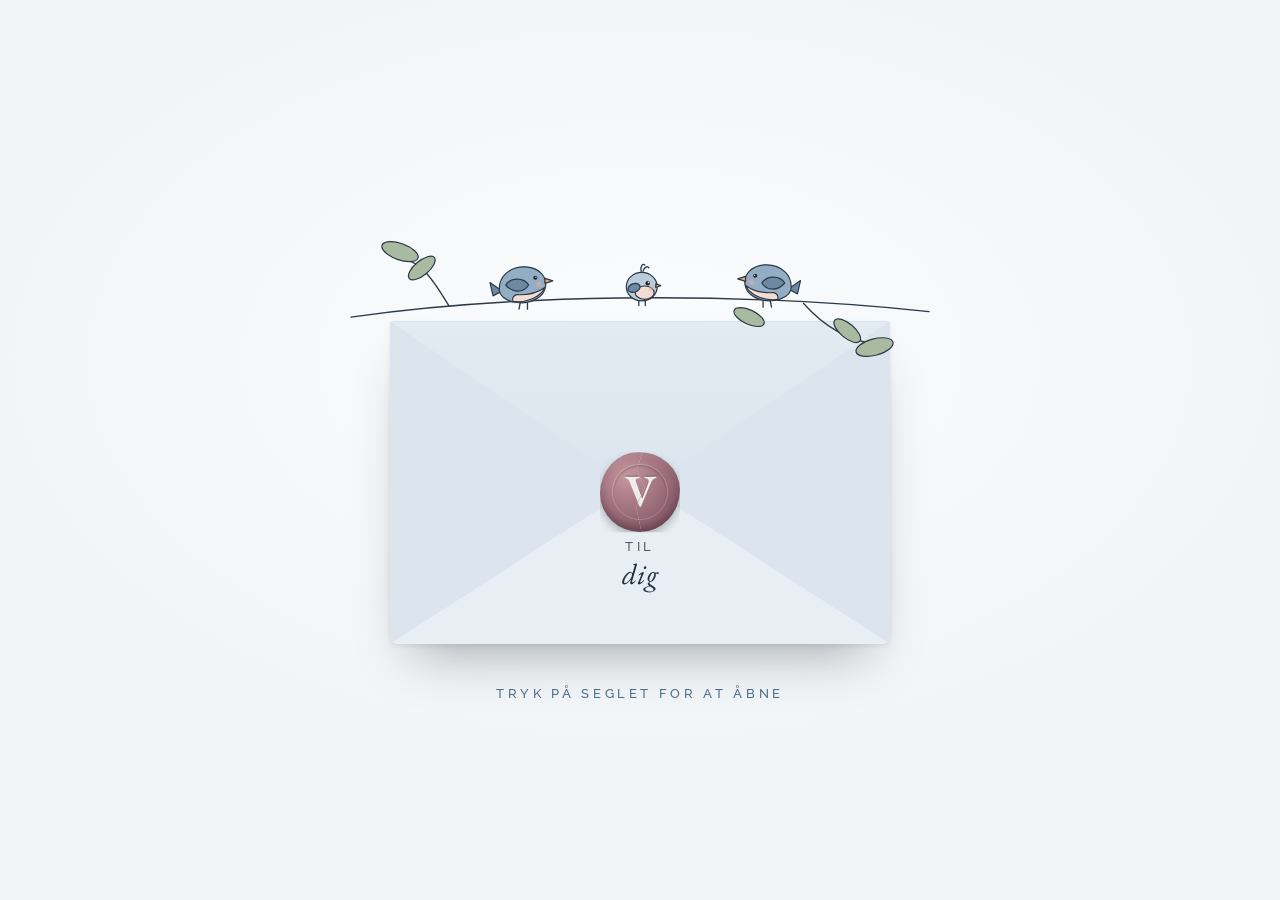
<file: index.html>
<!doctype html>
<html lang="da">
<head>
<meta charset="utf-8">
<meta name="viewport" content="width=device-width, initial-scale=1, viewport-fit=cover">
<meta name="robots" content="noindex, nofollow">
<title>Vilfreds barnedåb</title>
<meta name="description" content="Lørdag den 23. januar 2027 kl. 11.00 i Nathanaels Kirke">
<meta property="og:title" content="Invitation til barnedåb">
<meta property="og:description" content="Lørdag den 23. januar 2027 kl. 11.00 · Nathanaels Kirke · Åbn din invitation">
<meta property="og:image" content="https://tragisk.github.io/vilfreds-daab/og.jpg?v=2">
<meta property="og:type" content="website">
<meta name="theme-color" content="#F2F5F8">
<link rel="icon" href="assets/favicon.svg" type="image/svg+xml">
<link rel="preconnect" href="https://fonts.googleapis.com">
<link rel="preconnect" href="https://fonts.gstatic.com" crossorigin>
<link rel="stylesheet" href="https://fonts.googleapis.com/css2?family=EB+Garamond:ital,wght@0,400;0,500;0,600;1,400;1,500&family=Raleway:wght@300;400;500&family=Pinyon+Script&display=swap">
<link rel="stylesheet" href="assets/style.css?v=20261101h">
<link rel="stylesheet" href="assets/theme-base.css?v=20261101h">
<link rel="stylesheet" href="assets/theme-fugle.css?v=20261101h">
<script src="assets/config.js?v=20261101h"></script>
<script src="assets/i18n.js?v=20261101h"></script>
<script src="assets/app.js?v=20261101h" defer></script>
<noscript><style>#scene{display:none!important}#main{display:block!important}</style></noscript>
</head>
<body data-fx="birds" class="t-fugle">

<!-- ============ KONVOLUT ============ -->
<section id="scene" class="scene" aria-label="Din invitation">
  <div class="env-wrap">
    <div class="deco deco-branch"><svg class="ill branchonly" viewBox="0 0 220 80" aria-hidden="true"><path class="ln branch-ln" d="M4 62 C 60 54, 140 52, 216 60"/><path class="ln branch-ln" d="M40 58 C 34 48, 30 42, 22 40 M170 57 C 178 66, 186 70, 196 72"/><ellipse class="f-leaf" cx="22" cy="38" rx="7" ry="3" transform="rotate(20 22 38)"/><ellipse class="f-leaf" cx="30" cy="44" rx="6" ry="2.6" transform="rotate(-40 30 44)"/><ellipse class="f-leaf" cx="196" cy="73" rx="7" ry="3" transform="rotate(-15 196 73)"/><ellipse class="f-leaf" cx="186" cy="67" rx="6" ry="2.6" transform="rotate(40 186 67)"/><ellipse class="f-leaf" cx="150" cy="62" rx="6" ry="2.6" transform="rotate(25 150 62)"/></svg></div><div class="deco deco-bird b1"><span class="flip"><svg class="ill bird" viewBox="0 0 60 46" aria-hidden="true">
<path class="f-tail" d="M10 29 L0 22 L2.5 33 Z"/>
<path class="f-body" d="M8 30 C 6 18, 16 8, 30 9 C 41 10, 47 17, 46 25 C 45 34, 34 40, 22 38.5 C 15 37.5, 10 35, 8 30 Z"/>
<path class="f-belly" d="M19 37.6 C 30 39, 42 34, 45.4 26 C 40 30, 32 32.5, 22 32 C 19 33, 18 35.5, 19 37.6 Z"/>
<g class="wing"><path class="f-wing" d="M13 24 C 17 17.5, 28 17.5, 32 24 C 28 30.5, 19 31, 13 24 Z"/></g>
<circle class="f-eye" cx="37.5" cy="18" r="1.7"/><circle class="f-shine" cx="38" cy="17.5" r=".5"/>
<circle class="f-blush" cx="40.5" cy="23.5" r="2.2"/>
<path class="f-beak" d="M45.6 18.5 L52 20.6 L45.4 22.6 Z"/>
<path class="ln legs" d="M25 38.5 L24 44 M31 38.8 L31 44"/>
</svg></span></div><div class="deco deco-bird b2"><span class="flip"><svg class="ill bird" viewBox="0 0 60 46" aria-hidden="true">
<path class="f-tail" d="M10 29 L0 22 L2.5 33 Z"/>
<path class="f-body" d="M8 30 C 6 18, 16 8, 30 9 C 41 10, 47 17, 46 25 C 45 34, 34 40, 22 38.5 C 15 37.5, 10 35, 8 30 Z"/>
<path class="f-belly" d="M19 37.6 C 30 39, 42 34, 45.4 26 C 40 30, 32 32.5, 22 32 C 19 33, 18 35.5, 19 37.6 Z"/>
<g class="wing"><path class="f-wing" d="M13 24 C 17 17.5, 28 17.5, 32 24 C 28 30.5, 19 31, 13 24 Z"/></g>
<circle class="f-eye" cx="37.5" cy="18" r="1.7"/><circle class="f-shine" cx="38" cy="17.5" r=".5"/>
<circle class="f-blush" cx="40.5" cy="23.5" r="2.2"/>
<path class="f-beak" d="M45.6 18.5 L52 20.6 L45.4 22.6 Z"/>
<path class="ln legs" d="M25 38.5 L24 44 M31 38.8 L31 44"/>
</svg></span></div><div class="deco deco-bird b3"><svg class="ill baby" viewBox="0 0 40 40" aria-hidden="true">
<path class="ln" d="M19.5 9.5 C 18.5 5, 21 2.5, 22.5 4.2 M21 9.6 C 22 6, 25 4.6, 26 6.6"/>
<ellipse class="f-baby" cx="20" cy="22.5" rx="13" ry="12"/>
<ellipse class="f-belly" cx="22.5" cy="27.5" rx="8" ry="5.6"/>
<g class="wing"><ellipse class="f-wing" cx="13.5" cy="23.5" rx="5.2" ry="3.6" transform="rotate(-18 13.5 23.5)"/></g>
<circle class="f-eye" cx="25" cy="19.5" r="1.9"/><circle class="f-shine" cx="25.6" cy="18.9" r=".6"/>
<circle class="f-blush" cx="28" cy="24" r="2.1"/>
<path class="f-beak" d="M31.8 20 L36 21.6 L31.8 23.2 Z"/>
<path class="ln legs" d="M17.5 34.4 L17.5 38.4 M23 34.4 L23 38.4"/>
</svg></div>
    <div class="envelope" id="envelope">
      <div class="env-back"></div>
      <div class="env-letter" id="env-letter">
        <div class="el-inner">
          <svg class="el-branch" viewBox="0 0 120 40" aria-hidden="true"><path d="M8 30 C 40 24, 80 24, 112 30"/><path d="M30 27 C 26 18, 30 10, 38 8 C 40 16, 37 23, 30 27 Z"/><path d="M52 25.5 C 50 15, 56 8, 62 6 C 62 15, 58 22, 52 25.5 Z"/><path d="M84 27 C 88 18, 84 10, 76 8 C 74 16, 77 23, 84 27 Z"/></svg>
          <span class="el-kicker">Du er inviteret til</span>
          <span class="el-title">Vilfreds dåb</span>
        </div>
      </div>
      <div class="env-pocket"></div>
      <div class="env-address">
        <span class="env-to">Til</span>
        <span class="env-name" data-navn="dig">dig</span>
      </div>
      <div class="env-flap"><div class="face out"></div><div class="face in"></div></div>
      <button class="seal" id="seal" type="button" aria-label="Bryd seglet og åbn invitationen">
        <span class="half l"><span>V</span></span>
        <span class="half r"><span>V</span></span>
      </button>
    </div>
  </div>
  <p class="hint">Tryk på seglet for at åbne</p>
</section>

<!-- ============ INVITATION ============ -->
<main id="main" hidden>
  <div class="toolbar">
    <button class="icon-btn" id="sound-toggle" type="button"></button>
  </div>

  <header class="hero">
    <div class="hero-art"><svg class="ill birdbranch" viewBox="0 0 220 80" aria-hidden="true"><path class="ln branch-ln" d="M4 62 C 60 54, 140 52, 216 60"/><path class="ln branch-ln" d="M34 58 C 28 48, 24 42, 16 40 M176 57 C 184 66, 190 70, 200 72"/><ellipse class="f-leaf" cx="16" cy="38" rx="7" ry="3" transform="rotate(20 16 38)"/><ellipse class="f-leaf" cx="24" cy="44" rx="6" ry="2.6" transform="rotate(-40 24 44)"/><ellipse class="f-leaf" cx="200" cy="73" rx="7" ry="3" transform="rotate(-15 200 73)"/><ellipse class="f-leaf" cx="190" cy="67" rx="6" ry="2.6" transform="rotate(40 190 67)"/><path class="f-heart" d="M110 14 C 110 10, 104 9, 104 13.5 C 104 17, 110 20.5, 110 20.5 C 110 20.5, 116 17, 116 13.5 C 116 9, 110 10, 110 14 Z"/><g transform="translate(38 20)">
<path class="f-tail" d="M10 29 L0 22 L2.5 33 Z"/>
<path class="f-body" d="M8 30 C 6 18, 16 8, 30 9 C 41 10, 47 17, 46 25 C 45 34, 34 40, 22 38.5 C 15 37.5, 10 35, 8 30 Z"/>
<path class="f-belly" d="M19 37.6 C 30 39, 42 34, 45.4 26 C 40 30, 32 32.5, 22 32 C 19 33, 18 35.5, 19 37.6 Z"/>
<g class="wing"><path class="f-wing" d="M13 24 C 17 17.5, 28 17.5, 32 24 C 28 30.5, 19 31, 13 24 Z"/></g>
<circle class="f-eye" cx="37.5" cy="18" r="1.7"/><circle class="f-shine" cx="38" cy="17.5" r=".5"/>
<circle class="f-blush" cx="40.5" cy="23.5" r="2.2"/>
<path class="f-beak" d="M45.6 18.5 L52 20.6 L45.4 22.6 Z"/>
<path class="ln legs" d="M25 38.5 L24 44 M31 38.8 L31 44"/>
</g><g transform="translate(182 21) scale(-1 1)">
<path class="f-tail" d="M10 29 L0 22 L2.5 33 Z"/>
<path class="f-body" d="M8 30 C 6 18, 16 8, 30 9 C 41 10, 47 17, 46 25 C 45 34, 34 40, 22 38.5 C 15 37.5, 10 35, 8 30 Z"/>
<path class="f-belly" d="M19 37.6 C 30 39, 42 34, 45.4 26 C 40 30, 32 32.5, 22 32 C 19 33, 18 35.5, 19 37.6 Z"/>
<g class="wing"><path class="f-wing" d="M13 24 C 17 17.5, 28 17.5, 32 24 C 28 30.5, 19 31, 13 24 Z"/></g>
<circle class="f-eye" cx="37.5" cy="18" r="1.7"/><circle class="f-shine" cx="38" cy="17.5" r=".5"/>
<circle class="f-blush" cx="40.5" cy="23.5" r="2.2"/>
<path class="f-beak" d="M45.6 18.5 L52 20.6 L45.4 22.6 Z"/>
<path class="ln legs" d="M25 38.5 L24 44 M31 38.8 L31 44"/>
</g><g transform="translate(96 27.6) scale(.7)">
<path class="ln" d="M19.5 9.5 C 18.5 5, 21 2.5, 22.5 4.2 M21 9.6 C 22 6, 25 4.6, 26 6.6"/>
<ellipse class="f-baby" cx="20" cy="22.5" rx="13" ry="12"/>
<ellipse class="f-belly" cx="22.5" cy="27.5" rx="8" ry="5.6"/>
<g class="wing"><ellipse class="f-wing" cx="13.5" cy="23.5" rx="5.2" ry="3.6" transform="rotate(-18 13.5 23.5)"/></g>
<circle class="f-eye" cx="25" cy="19.5" r="1.9"/><circle class="f-shine" cx="25.6" cy="18.9" r=".6"/>
<circle class="f-blush" cx="28" cy="24" r="2.1"/>
<path class="f-beak" d="M31.8 20 L36 21.6 L31.8 23.2 Z"/>
<path class="ln legs" d="M17.5 34.4 L17.5 38.4 M23 34.4 L23 38.4"/>
</g></svg></div>
    <p class="kicker">Barnedåb for</p>
    <h1>Vilfred</h1>
    <p class="hero-date">Lørdag den 23. januar 2027 · kl. 11.00</p>
    <div class="countdown" id="countdown" aria-live="off">
      <div><span class="cd-n" id="cd-d">–</span><span class="cd-l" id="cd-d-l">dage</span></div>
      <div><span class="cd-n" id="cd-h">–</span><span class="cd-l" id="cd-h-l">timer</span></div>
      <div><span class="cd-n" id="cd-m">–</span><span class="cd-l" id="cd-m-l">minutter</span></div>
    </div>
  </header>

  <section class="letter" aria-labelledby="greeting">
    <div class="paper">
      <div class="letter-deco"><svg class="ill baby" viewBox="0 0 40 40" aria-hidden="true">
<path class="ln" d="M19.5 9.5 C 18.5 5, 21 2.5, 22.5 4.2 M21 9.6 C 22 6, 25 4.6, 26 6.6"/>
<ellipse class="f-baby" cx="20" cy="22.5" rx="13" ry="12"/>
<ellipse class="f-belly" cx="22.5" cy="27.5" rx="8" ry="5.6"/>
<g class="wing"><ellipse class="f-wing" cx="13.5" cy="23.5" rx="5.2" ry="3.6" transform="rotate(-18 13.5 23.5)"/></g>
<circle class="f-eye" cx="25" cy="19.5" r="1.9"/><circle class="f-shine" cx="25.6" cy="18.9" r=".6"/>
<circle class="f-blush" cx="28" cy="24" r="2.1"/>
<path class="f-beak" d="M31.8 20 L36 21.6 L31.8 23.2 Z"/>
<path class="ln legs" d="M17.5 34.4 L17.5 38.4 M23 34.4 L23 38.4"/>
</svg></div>
      <h2 id="greeting" data-fallback="Hej med dig">Hej med dig</h2>
      <p>Det er mig, Vilfred. Jeg er kun 2 måneder gammel, men jeg har allerede lært en hel masse: at smile, at sove (nogle gange) og at spise (hele tiden).</p>
      <p>Nu skal jeg døbes, og det vil gøre mig rigtig glad, hvis <span data-dig="du" data-jer="I">du</span> vil være med. Mor og far har lovet, at der er god mad bagefter – og jeg har lovet at prøve ikke at græde i kirken.</p>
      <p class="sign">Kærlig hilsen<br><span>Vilfred</span></p>
    </div>
  </section>

  <section class="photos" aria-labelledby="photos-h">
    <div class="divider"><svg class="ill birddiv" viewBox="0 0 80 30" aria-hidden="true"><path class="ln" d="M14 16 C 24 10, 30 10, 36 16 M44 16 C 50 10, 56 10, 66 16"/><path class="f-heart" d="M40 18 C 40 15.6, 36.4 15, 36.4 17.7 C 36.4 19.8, 40 22, 40 22 C 40 22, 43.6 19.8, 43.6 17.7 C 43.6 15 40 15.6, 40 18 Z"/></svg></div>
    <h2 id="photos-h" class="sec-title">Lidt om mig</h2>
    <div class="slider">
      <div class="slides" id="slides" tabindex="0" aria-label="Billeder af Vilfred. Brug piletasterne for at bladre."></div>
      <div class="slider-nav">
        <button class="icon-btn" id="slide-prev" type="button" aria-label="Forrige billede" data-icon="left"></button>
        <span class="slide-count" id="slide-count" aria-live="polite">1 / 21</span>
        <button class="icon-btn" id="slide-next" type="button" aria-label="Næste billede" data-icon="right"></button>
      </div>
    </div>
  </section>

  <section class="program" aria-labelledby="program-h">
    <div class="divider"><svg class="ill birddiv" viewBox="0 0 80 30" aria-hidden="true"><path class="ln" d="M14 16 C 24 10, 30 10, 36 16 M44 16 C 50 10, 56 10, 66 16"/><path class="f-heart" d="M40 18 C 40 15.6, 36.4 15, 36.4 17.7 C 36.4 19.8, 40 22, 40 22 C 40 22, 43.6 19.8, 43.6 17.7 C 43.6 15 40 15.6, 40 18 Z"/></svg></div>
    <h2 id="program-h" class="sec-title">Dagens program</h2>
    <ol class="timeline">
      <li>
        <span class="t-time">11.00</span>
        <div class="t-body">
          <h3>Dåb i Nathanaels Kirke</h3>
          <p>Holmbladsgade 19, 2300 København S</p>
          <a class="link-btn" href="https://www.google.com/maps/search/?api=1&amp;query=Nathanaels%20Kirke%2C%20Holmbladsgade%2019%2C%202300%20K%C3%B8benhavn%20S" target="_blank" rel="noopener"><i data-icon="pin"></i>Vis rute</a>
        </div>
      </li>
      <li>
        <span class="t-time">12.30</span>
        <div class="t-body">
          <h3>Frokost på Little House</h3>
          <p>Lindgreens Allé 1, 2300 København S · til kl. 16.30</p>
          <a class="link-btn" href="https://www.google.com/maps/search/?api=1&amp;query=Little%20House%2C%20Lindgreens%20All%C3%A9%201%2C%202300%20K%C3%B8benhavn%20S" target="_blank" rel="noopener"><i data-icon="pin"></i>Vis rute</a>
        </div>
      </li>
    </ol>
    <p class="note"><i data-icon="park"></i>Der er gratis parkering i området.</p>
    <div class="cal">
      <a class="btn ghost" id="cal-ics" href="vilfreds-daab.ics"><i data-icon="cal"></i>Tilføj til kalender</a>
    </div>
    <p class="cal-alt" id="cal-alt">Bruger du Google Kalender? <a id="cal-google" href="#" target="_blank" rel="noopener">Tilføj den her</a></p>
  </section>

  <section class="wish" aria-labelledby="wish-h">
    <i class="wish-icon" data-icon="gift"></i>
    <h2 id="wish-h" class="sec-title">Ønsker</h2>
    <p>Mor og far har samlet et par ønsker til mig her</p>
    <a class="btn" id="wishlist" href="#" target="_blank" rel="noopener">Se ønskeskyen</a>
    <p class="wish-note" id="wish-note">Ikke endelig, opdateres løbende</p>
  </section>

  <section class="rsvp" id="tilmelding" aria-labelledby="rsvp-h">
    <div class="divider"><svg class="ill birddiv" viewBox="0 0 80 30" aria-hidden="true"><path class="ln" d="M14 16 C 24 10, 30 10, 36 16 M44 16 C 50 10, 56 10, 66 16"/><path class="f-heart" d="M40 18 C 40 15.6, 36.4 15, 36.4 17.7 C 36.4 19.8, 40 22, 40 22 C 40 22, 43.6 19.8, 43.6 17.7 C 43.6 15 40 15.6, 40 18 Z"/></svg></div>
    <h2 id="rsvp-h" class="sec-title">Tilmelding</h2>
    <p class="rsvp-intro">Svar senest den <span data-frist>15. december</span>.</p>

    <form id="rsvp" class="card" novalidate>
      <p class="rsvp-who" id="rsvp-who" hidden>Svar for <strong id="rsvp-guest"></strong></p>

      <label class="field" id="name-field">
        <span class="lbl" id="lbl-navn">Jeres navn(e)</span>
        <input id="f-navn" name="navn" type="text" autocomplete="name" maxlength="120" placeholder="Fx Mormor og Morfar">
      </label>

      <fieldset class="choice big">
        <legend class="lbl" id="lbl-deltager">Kommer <span data-dig="du" data-jer="I">du</span>?</legend>
        <label class="opt"><input type="radio" name="deltager" value="ja"><span data-dig="Ja, jeg kommer" data-jer="Ja, vi kommer">Ja, jeg kommer</span></label>
        <label class="opt"><input type="radio" name="deltager" value="nej"><span data-dig="Jeg kan desværre ikke" data-jer="Vi kan desværre ikke">Jeg kan desværre ikke</span></label>
      </fieldset>

      <div id="ja-felter" class="ja-felter" hidden>
        <div class="steppers">
          <div class="stepper">
            <label class="lbl" for="f-voksne">Voksne</label>
            <div class="step-row">
              <button type="button" class="step" data-step="-1" data-for="f-voksne" aria-label="Færre voksne">−</button>
              <input id="f-voksne" type="number" inputmode="numeric" min="0" max="30" value="1">
              <button type="button" class="step" data-step="1" data-for="f-voksne" aria-label="Flere voksne">+</button>
            </div>
          </div>
          <div class="stepper">
            <label class="lbl" for="f-boern">Børn</label>
            <div class="step-row">
              <button type="button" class="step" data-step="-1" data-for="f-boern" aria-label="Færre børn">−</button>
              <input id="f-boern" type="number" inputmode="numeric" min="0" max="30" value="0">
              <button type="button" class="step" data-step="1" data-for="f-boern" aria-label="Flere børn">+</button>
            </div>
          </div>
        </div>

        <fieldset class="choice">
          <legend class="lbl" id="lbl-dele">Hvor deltager <span data-dig="du" data-jer="I">du</span>?</legend>
          <label class="opt"><input type="radio" name="dele" value="begge" checked><span>Kirke og frokost</span></label>
          <label class="opt"><input type="radio" name="dele" value="kirke"><span>Kun kirken</span></label>
          <label class="opt"><input type="radio" name="dele" value="frokost"><span>Kun frokosten</span></label>
        </fieldset>

        <label class="field">
          <span class="lbl" id="lbl-allergier">Allergier eller kosthensyn <em>(valgfrit)</em></span>
          <input id="f-allergier" type="text" maxlength="500" placeholder="Fx glutenfri, vegetar">
        </label>
      </div>

      <label class="field">
        <span class="lbl" id="lbl-vaegt">Gæt Vilfreds vægt på dåbsdagen <em>(valgfrit)</em></span>
        <span class="unit-wrap"><input id="f-vaegt" type="text" inputmode="decimal" maxlength="6" placeholder="Fx 7,4"><span class="unit">kg</span></span>
        <span class="help" id="help-vaegt">Vi afslører vinderen til frokosten.</span>
      </label>

      <label class="field">
        <span class="lbl" id="lbl-hilsen">Hilsen til Vilfred <em>(valgfrit)</em></span>
        <textarea id="f-hilsen" rows="3" maxlength="2000" placeholder="Vi gemmer hilsnerne til ham, til han bliver stor."></textarea>
      </label>

      <button class="btn wide" id="rsvp-send" type="submit">Send svar</button>
      <p class="form-msg" id="rsvp-msg" role="status" aria-live="polite"></p>
    </form>

    <div class="card done" id="rsvp-done" hidden>
      <i class="done-icon" data-icon="check"></i>
      <h3 id="done-title">Tak!</h3>
      <p id="done-text"></p>
      <p class="done-extra" id="done-extra"></p>
      <button class="btn ghost" id="rsvp-edit" type="button">Ret svar</button>
    </div>
  </section>

  <footer class="foot">
    <div class="foot-art"><svg class="ill birdbranch" viewBox="0 0 220 80" aria-hidden="true"><path class="ln branch-ln" d="M4 62 C 60 54, 140 52, 216 60"/><path class="ln branch-ln" d="M34 58 C 28 48, 24 42, 16 40 M176 57 C 184 66, 190 70, 200 72"/><ellipse class="f-leaf" cx="16" cy="38" rx="7" ry="3" transform="rotate(20 16 38)"/><ellipse class="f-leaf" cx="24" cy="44" rx="6" ry="2.6" transform="rotate(-40 24 44)"/><ellipse class="f-leaf" cx="200" cy="73" rx="7" ry="3" transform="rotate(-15 200 73)"/><ellipse class="f-leaf" cx="190" cy="67" rx="6" ry="2.6" transform="rotate(40 190 67)"/><path class="f-heart" d="M110 14 C 110 10, 104 9, 104 13.5 C 104 17, 110 20.5, 110 20.5 C 110 20.5, 116 17, 116 13.5 C 116 9, 110 10, 110 14 Z"/><g transform="translate(38 20)">
<path class="f-tail" d="M10 29 L0 22 L2.5 33 Z"/>
<path class="f-body" d="M8 30 C 6 18, 16 8, 30 9 C 41 10, 47 17, 46 25 C 45 34, 34 40, 22 38.5 C 15 37.5, 10 35, 8 30 Z"/>
<path class="f-belly" d="M19 37.6 C 30 39, 42 34, 45.4 26 C 40 30, 32 32.5, 22 32 C 19 33, 18 35.5, 19 37.6 Z"/>
<g class="wing"><path class="f-wing" d="M13 24 C 17 17.5, 28 17.5, 32 24 C 28 30.5, 19 31, 13 24 Z"/></g>
<circle class="f-eye" cx="37.5" cy="18" r="1.7"/><circle class="f-shine" cx="38" cy="17.5" r=".5"/>
<circle class="f-blush" cx="40.5" cy="23.5" r="2.2"/>
<path class="f-beak" d="M45.6 18.5 L52 20.6 L45.4 22.6 Z"/>
<path class="ln legs" d="M25 38.5 L24 44 M31 38.8 L31 44"/>
</g><g transform="translate(182 21) scale(-1 1)">
<path class="f-tail" d="M10 29 L0 22 L2.5 33 Z"/>
<path class="f-body" d="M8 30 C 6 18, 16 8, 30 9 C 41 10, 47 17, 46 25 C 45 34, 34 40, 22 38.5 C 15 37.5, 10 35, 8 30 Z"/>
<path class="f-belly" d="M19 37.6 C 30 39, 42 34, 45.4 26 C 40 30, 32 32.5, 22 32 C 19 33, 18 35.5, 19 37.6 Z"/>
<g class="wing"><path class="f-wing" d="M13 24 C 17 17.5, 28 17.5, 32 24 C 28 30.5, 19 31, 13 24 Z"/></g>
<circle class="f-eye" cx="37.5" cy="18" r="1.7"/><circle class="f-shine" cx="38" cy="17.5" r=".5"/>
<circle class="f-blush" cx="40.5" cy="23.5" r="2.2"/>
<path class="f-beak" d="M45.6 18.5 L52 20.6 L45.4 22.6 Z"/>
<path class="ln legs" d="M25 38.5 L24 44 M31 38.8 L31 44"/>
</g><g transform="translate(96 27.6) scale(.7)">
<path class="ln" d="M19.5 9.5 C 18.5 5, 21 2.5, 22.5 4.2 M21 9.6 C 22 6, 25 4.6, 26 6.6"/>
<ellipse class="f-baby" cx="20" cy="22.5" rx="13" ry="12"/>
<ellipse class="f-belly" cx="22.5" cy="27.5" rx="8" ry="5.6"/>
<g class="wing"><ellipse class="f-wing" cx="13.5" cy="23.5" rx="5.2" ry="3.6" transform="rotate(-18 13.5 23.5)"/></g>
<circle class="f-eye" cx="25" cy="19.5" r="1.9"/><circle class="f-shine" cx="25.6" cy="18.9" r=".6"/>
<circle class="f-blush" cx="28" cy="24" r="2.1"/>
<path class="f-beak" d="M31.8 20 L36 21.6 L31.8 23.2 Z"/>
<path class="ln legs" d="M17.5 34.4 L17.5 38.4 M23 34.4 L23 38.4"/>
</g></svg></div>
    <p>Vi glæder os til at fejre dagen med jer.</p>
    <button class="text-btn" id="replay" type="button"><i data-icon="replay"></i>Åbn konvolutten igen</button>
  </footer>
</main>
</body>
</html>
</file>
<file: assets/style.css>
/* Vilfreds dåb – udseende (matcher det trykte kort) */
:root {
  --bg: #F7F5F0;
  --paper: #FFFDF8;
  --ink: #1F2A33;
  --muted: #4A5560;
  --accent: #4A6378;
  --accent-dk: #364B5C;
  --sage: #7D8F7A;
  --line: #D9D4C9;
  --env-front: #EDE6D9;
  --env-side: #E4DCCC;
  --env-flap: #E9E1D2;
  --env-inside: #D6CDBB;
  --wax: #3F5A70;
  --wax-hi: #6B86A0;
  --wax-lo: #2A3E4F;
  --serif: 'Cormorant Garamond', Georgia, 'Times New Roman', serif;
  --sans: 'Jost', system-ui, -apple-system, 'Segoe UI', sans-serif;
  --fx-colors: #4A6378, #7D8F7A, #A3B4A0, #8EA3B5;
}

* { box-sizing: border-box; }
html { -webkit-text-size-adjust: 100%; overflow-x: hidden; }
body {
  margin: 0;
  background: var(--bg);
  color: var(--ink);
  font-family: var(--sans);
  font-weight: 300;
  font-size: 17px;
  line-height: 1.6;
  overflow-x: hidden;
}
[hidden] { display: none !important; }
a { color: var(--accent); }
a:hover { color: var(--accent-dk); }
:focus-visible { outline: 2px solid var(--accent); outline-offset: 3px; border-radius: 4px; }
h1, h2, h3 { font-family: var(--serif); font-weight: 500; line-height: 1.1; margin: 0; }
p { margin: 0; }
i[data-icon] { display: inline-flex; width: 1.15em; height: 1.15em; flex: none; }
i[data-icon] svg { width: 100%; height: 100%; }

/* ---------------------------------------------------------------- Konvolut */
.scene {
  min-height: 100vh;
  min-height: 100svh;
  display: flex;
  flex-direction: column;
  align-items: center;
  justify-content: center;
  padding: max(22vh, 150px) 16px 8vh;
  background:
    radial-gradient(1200px 600px at 50% 40%, #FBFAF6 0%, transparent 70%),
    var(--bg);
  overflow: hidden;
}
.env-wrap {
  --ew: min(86vw, 500px);
  width: var(--ew);
  height: calc(var(--ew) / 1.55);
  position: relative;
  animation: float 5s ease-in-out infinite;
}
.scene.opening .env-wrap { animation: none; }
@keyframes float { 50% { transform: translateY(-8px) rotate(-0.4deg); } }

.envelope { position: absolute; top: 0; right: 0; bottom: 0; left: 0; cursor: pointer; -webkit-tap-highlight-color: transparent; }
.env-back {
  position: absolute; inset: 0; z-index: 0;
  background: var(--env-inside);
  border-radius: 6px;
  box-shadow: 0 30px 50px -22px rgba(31, 42, 51, .38), 0 2px 4px rgba(31, 42, 51, .08);
}
.env-letter {
  position: absolute; left: 5%; right: 5%; top: 6%; height: 88%; z-index: 2;
  background: var(--paper);
  border-radius: 3px;
  box-shadow: 0 1px 4px rgba(0, 0, 0, .08);
  transition: transform 1s cubic-bezier(.3, .7, .2, 1);
}
.el-inner { display: flex; flex-direction: column; align-items: center; padding-top: calc(var(--ew) * 0.06); text-align: center; }
.el-branch { width: calc(var(--ew) * 0.18); fill: none; stroke: var(--accent); stroke-width: 1.4; stroke-linecap: round; stroke-linejoin: round; }
.el-kicker { margin-top: calc(var(--ew) * 0.015); font-size: calc(var(--ew) * 0.026); letter-spacing: .3em; text-transform: uppercase; color: var(--accent); font-weight: 500; }
.el-title { font-family: var(--serif); font-size: calc(var(--ew) * 0.085); font-weight: 500; line-height: 1.15; color: var(--ink); }
.envelope.letter-out .env-letter { transform: translateY(-60%); }

.env-pocket {
  position: absolute; inset: 0; z-index: 3;
  background: var(--env-front);
  border-radius: 6px;
  clip-path: polygon(0 0, 50% 50%, 100% 0, 100% 100%, 0 100%);
}
.env-pocket::before, .env-pocket::after {
  content: ''; position: absolute; inset: 0; background: var(--env-side);
}
.env-pocket::before { clip-path: polygon(0 0, 50% 50%, 0 100%); }
.env-pocket::after { clip-path: polygon(100% 0, 50% 50%, 100% 100%); }
.env-address {
  position: absolute; z-index: 3; left: 0; right: 0; top: 67%; bottom: 4%;
  display: flex; flex-direction: column; align-items: center; pointer-events: none;
}
.env-to { font-size: calc(var(--ew) * 0.026); letter-spacing: .3em; text-transform: uppercase; color: var(--muted); font-weight: 500; }
.env-name { font-family: var(--serif); font-style: italic; font-size: calc(var(--ew) * 0.058); line-height: 1.15; color: var(--ink); max-width: 80%; text-align: center; }

.env-flap {
  position: absolute; left: 0; right: 0; top: 0; height: 53%; z-index: 4;
  transform-origin: 50% 0;
  -webkit-transform-origin: 50% 0;
  -webkit-clip-path: polygon(0 0, 100% 0, 50% 100%);
  clip-path: polygon(0 0, 100% 0, 50% 100%);
  background: linear-gradient(180deg, var(--env-flap), var(--env-side));
}
.env-flap .face { display: none; }
/* Flappen åbnes som én enkel animation (ingen 3D-sider), så den også virker i Safari på iPhone */
.envelope.open .env-flap { -webkit-animation: flap-open .85s cubic-bezier(.45, .05, .25, 1) forwards; animation: flap-open .85s cubic-bezier(.45, .05, .25, 1) forwards; }
@-webkit-keyframes flap-open {
  0% { -webkit-transform: perspective(1400px) rotateX(0deg); z-index: 4; }
  49.9% { background: linear-gradient(180deg, var(--env-flap), var(--env-side)); z-index: 4; }
  50% { -webkit-transform: perspective(1400px) rotateX(90deg); background: var(--env-inside); z-index: 1; }
  100% { -webkit-transform: perspective(1400px) rotateX(180deg); background: var(--env-inside); z-index: 1; }
}
@keyframes flap-open {
  0% { transform: perspective(1400px) rotateX(0deg); z-index: 4; }
  49.9% { background: linear-gradient(180deg, var(--env-flap), var(--env-side)); z-index: 4; }
  50% { transform: perspective(1400px) rotateX(90deg); background: var(--env-inside); z-index: 1; }
  100% { transform: perspective(1400px) rotateX(180deg); background: var(--env-inside); z-index: 1; }
}

.seal {
  position: absolute; z-index: 5;
  width: 16%; height: calc(var(--ew) * .16);
  left: calc(50% - calc(var(--ew) * 0.08)); top: 53%; margin-top: calc(var(--ew) * -0.08);
  border: 0; padding: 0; background: none; cursor: pointer;
  border-radius: 50%;
  animation: pulse 2.6s ease-in-out infinite;
  -webkit-tap-highlight-color: transparent;
}
.seal:focus-visible { outline-offset: 6px; border-radius: 50%; }
@keyframes pulse { 50% { transform: scale(1.05); } }
.envelope.cracked .seal { animation: none; pointer-events: none; }
.seal .half {
  position: absolute; inset: 0;
  border-radius: 48% 52% 50% 50% / 52% 47% 53% 48%;
  background: radial-gradient(circle at 34% 30%, var(--wax-hi), var(--wax) 52%, var(--wax-lo));
  box-shadow: inset 0 -4px 8px rgba(0, 0, 0, .28), inset 0 3px 5px rgba(255, 255, 255, .12), 0 4px 8px rgba(0, 0, 0, .25);
  display: grid; place-items: center;
  transition: transform .75s cubic-bezier(.3, .6, .45, 1), opacity .75s ease-in;
}
.seal .half::before {
  content: ''; position: absolute; inset: 15%; border-radius: 50%;
  border: 1.5px solid rgba(255, 255, 255, .22);
  box-shadow: inset 0 1px 2px rgba(0, 0, 0, .25);
}
.seal .half span {
  font-family: var(--serif); font-weight: 600; font-size: calc(var(--ew) * 0.09); line-height: 1;
  color: rgba(255, 255, 255, .88);
  text-shadow: 0 -1px 0 rgba(0, 0, 0, .35), 0 1px 0 rgba(255, 255, 255, .15);
  transform: translateY(-.04em);
}
.seal .l { clip-path: polygon(0 0, 53% 0, 46% 22%, 56% 45%, 45% 68%, 52% 100%, 0 100%); }
.seal .r { clip-path: polygon(53% 0, 100% 0, 100% 100%, 52% 100%, 45% 68%, 56% 45%, 46% 22%); }
.envelope.cracked .seal .l { transform: translate(-45%, 140%) rotate(-42deg); opacity: 0; }
.envelope.cracked .seal .r { transform: translate(45%, 150%) rotate(38deg); opacity: 0; }

.hint {
  margin-top: 40px; font-size: 13px; letter-spacing: .28em; text-transform: uppercase;
  color: var(--accent); font-weight: 500; text-align: center;
  animation: hint 2.6s ease-in-out infinite;
}
@keyframes hint { 50% { opacity: .55; } }
.scene.opening .hint { opacity: 0; transition: opacity .4s; animation: none; }

.unfold { position: fixed; z-index: 50; background: var(--paper); pointer-events: none; }
.fx-canvas { position: fixed; inset: 0; width: 100%; height: 100%; z-index: 60; pointer-events: none; }

/* ---------------------------------------------------------------- Indhold */
main {
  max-width: 680px; margin: 0 auto; padding: 0 16px 64px;
  animation: rise .9s ease-out both;
}
@keyframes rise { from { opacity: 0; transform: translateY(14px); } }
.toolbar { position: fixed; top: 12px; right: 12px; z-index: 20; }
.icon-btn {
  width: 44px; height: 44px; display: inline-grid; place-items: center;
  border: 1px solid var(--line); border-radius: 50%;
  background: rgba(255, 253, 248, .9); color: var(--accent); cursor: pointer; padding: 0;
}
.icon-btn svg { width: 20px; height: 20px; }
.icon-btn:hover { border-color: var(--accent); }

.hero { text-align: center; padding: 72px 0 40px; }
.branch { width: 120px; fill: none; stroke: var(--accent); stroke-width: 1.4; stroke-linecap: round; stroke-linejoin: round; }
.branch.small { width: 90px; }
.kicker { margin-top: 24px; font-size: 13px; letter-spacing: .32em; text-transform: uppercase; color: var(--accent); font-weight: 500; }
.hero h1 { font-size: clamp(72px, 20vw, 128px); font-weight: 600; color: var(--accent); margin-top: 8px; outline: none; }
.hero-date { font-size: 19px; font-weight: 400; margin-top: 10px; }
.countdown { display: flex; justify-content: center; gap: 14px; margin-top: 32px; }
.countdown > div {
  min-width: 84px; padding: 12px 10px 10px; border-top: 1px solid var(--line); border-bottom: 1px solid var(--line);
  display: flex; flex-direction: column; align-items: center;
}
.cd-n { font-family: var(--serif); font-size: 40px; font-weight: 500; line-height: 1; color: var(--ink); }
.cd-l { font-size: 12px; letter-spacing: .18em; text-transform: uppercase; color: var(--muted); margin-top: 6px; }
.cd-done { font-family: var(--serif); font-style: italic; font-size: 30px; }

.sec-title { font-size: 40px; text-align: center; color: var(--ink); }
section { margin-top: 64px; }
section.scene { margin-top: 0; }

.letter .paper {
  background: var(--paper);
  border: 1px solid var(--line);
  padding: 40px 32px 36px;
  box-shadow: 0 18px 40px -28px rgba(31, 42, 51, .4);
  position: relative;
}
.letter .paper::before {
  content: ''; position: absolute; inset: 8px; border: 1px solid rgba(74, 99, 120, .25); pointer-events: none;
}
.letter h2 { font-style: italic; font-size: 36px; color: var(--accent); margin-bottom: 18px; }
.letter p + p { margin-top: 14px; }
.letter .sign { margin-top: 26px; font-family: var(--serif); font-style: italic; font-size: 22px; line-height: 1.3; }
.letter .sign span { font-size: 34px; color: var(--accent); }

/* Billeder – rolig krydsfade */
.slider { margin-top: 28px; overflow-x: clip; padding-bottom: 4px; }
.slides { position: relative; aspect-ratio: 5 / 7; max-width: 440px; margin: 0 auto; touch-action: pan-y; outline: none; }
.slides:focus-visible { outline: 2px solid var(--accent); outline-offset: 6px; }
.slide {
  position: absolute; inset: 0; margin: 0;
  display: flex; flex-direction: column;
  background: var(--paper); border: 1px solid var(--line); padding: 14px 14px 0;
  box-shadow: 0 20px 40px -26px rgba(31, 42, 51, .45);
  opacity: 0; transform: scale(.985);
  transition: opacity 1.1s ease, transform 1.4s ease;
}
.slide[data-pos="cur"] { opacity: 1; transform: none; z-index: 2; }
.slide-img { flex: 1; min-height: 0; overflow: hidden; background: #EEE9DF; }
.slide-img img { width: 100%; height: 100%; object-fit: cover; object-position: center 35%; display: block; transform: scale(1.06); transition: transform 6s ease-out; }
.slide[data-pos="cur"] .slide-img img { transform: scale(1); }
.slide-img.ph { display: flex; flex-direction: column; align-items: center; justify-content: center; gap: 10px; color: var(--accent); }
.slide-img.ph svg { width: 44px; height: 44px; }
.slide-img.ph span { font-size: 13px; letter-spacing: .2em; text-transform: uppercase; }
.slide figcaption { font-family: var(--serif); font-style: italic; font-size: 22px; text-align: center; padding: 12px 8px 14px; }
.slide-img.wide img { object-fit: contain; object-position: center; }
.slide-count { font-family: var(--serif); font-size: 20px; min-width: 76px; text-align: center; color: var(--muted); }
.slider-nav { display: flex; align-items: center; justify-content: center; gap: 16px; margin-top: 18px; }
.dots { display: flex; gap: 2px; flex-wrap: wrap; justify-content: center; }
.dot { width: 20px; height: 44px; border: 0; padding: 0; background: none; cursor: pointer; position: relative; }
.dot::after { content: ''; position: absolute; left: 50%; top: 50%; width: 7px; height: 7px; margin: -3.5px; border-radius: 50%; background: var(--line); transition: background .3s, transform .3s; }
.dot[aria-current="true"]::after { background: var(--accent); transform: scale(1.3); }

/* Program */
.timeline { list-style: none; margin: 28px 0 0; padding: 0; }
.timeline li { display: grid; grid-template-columns: 88px 1fr; gap: 18px; padding: 22px 0; border-top: 1px solid var(--line); }
.timeline li:last-child { border-bottom: 1px solid var(--line); }
.t-time { font-family: var(--serif); font-size: 34px; font-weight: 500; color: var(--accent); line-height: 1; padding-top: 2px; }
.t-body h3 { font-size: 26px; }
.t-body p { color: var(--muted); margin-top: 4px; }
.link-btn { display: inline-flex; align-items: center; gap: 6px; margin-top: 10px; min-height: 44px; font-weight: 400; text-decoration: none; }
.link-btn:hover { text-decoration: underline; }
.note { display: flex; align-items: center; justify-content: center; gap: 8px; margin-top: 20px; color: var(--muted); }
.note i { color: var(--accent); }
.cal-alt { text-align: center; font-size: 14px; color: var(--muted); margin-top: 12px; }
.cal-alt a { display: inline-block; padding: 10px 0; }
.cal { display: flex; flex-wrap: wrap; gap: 10px; justify-content: center; margin-top: 20px; }

/* Knapper */
.btn {
  display: inline-flex; align-items: center; justify-content: center; gap: 8px;
  min-height: 48px; padding: 12px 26px;
  background: var(--accent); color: #fff; border: 1px solid var(--accent); border-radius: 2px;
  font: 500 14px/1 var(--sans); letter-spacing: .16em; text-transform: uppercase; text-decoration: none; cursor: pointer;
  transition: background .2s, color .2s;
}
.btn:hover { background: var(--accent-dk); color: #fff; }
.btn.ghost { background: transparent; color: var(--accent); }
.btn.ghost:hover { background: var(--accent); color: #fff; }
.btn.wide { width: 100%; margin-top: 28px; }
.btn:disabled { opacity: .6; cursor: wait; }
.text-btn { display: inline-flex; align-items: center; gap: 8px; min-height: 44px; border: 0; background: none; color: var(--accent); font: 400 15px var(--sans); cursor: pointer; }
.text-btn:hover { text-decoration: underline; }

/* Ønsker */
.wish { text-align: center; padding: 44px 24px; background: var(--paper); border: 1px solid var(--line); }
.wish-icon { width: 36px !important; height: 36px !important; color: var(--accent); }
.wish .sec-title { margin-top: 8px; }
.wish p { margin: 10px auto 22px; max-width: 420px; color: var(--muted); }
.wish .wish-note { margin: 12px auto 0; font-size: 13px; font-style: italic; color: var(--muted); }

/* Tilmelding */
.rsvp-intro { text-align: center; margin-top: 8px; color: var(--muted); }
.card { background: var(--paper); border: 1px solid var(--line); padding: 28px 24px; margin-top: 24px; }
.rsvp-who { font-family: var(--serif); font-size: 24px; text-align: center; margin-bottom: 16px; }
.rsvp-who strong { font-weight: 600; color: var(--accent); }
.lbl { display: block; font-size: 13px; letter-spacing: .14em; text-transform: uppercase; font-weight: 500; color: var(--ink); margin-bottom: 8px; }
.lbl em { font-style: normal; text-transform: none; letter-spacing: 0; color: var(--muted); font-weight: 300; }
.field { display: block; margin-top: 22px; }
.field:first-of-type { margin-top: 0; }
input[type="text"], input[type="number"], textarea {
  width: 100%; font: 400 17px var(--sans); color: var(--ink);
  background: #fff; border: 1px solid #BFB8AA; border-radius: 2px; padding: 12px 14px; min-height: 48px;
}
textarea { resize: vertical; }
input:focus, textarea:focus { outline: 2px solid var(--accent); outline-offset: 0; border-color: var(--accent); }
input::placeholder, textarea::placeholder { color: #75808A; }
.help { display: block; font-size: 14px; color: var(--muted); margin-top: 6px; }
.unit-wrap { display: flex; align-items: center; gap: 10px; max-width: 200px; }
.unit { color: var(--muted); }

fieldset { border: 0; padding: 0; margin: 22px 0 0; }
.choice { display: flex; flex-wrap: wrap; gap: 10px; }
.choice legend { width: 100%; }
.opt { flex: 1 1 140px; position: relative; cursor: pointer; display: flex; }
.opt span { flex: 1; }
.opt input { position: absolute; opacity: 0; width: 1px; height: 1px; }
.opt span {
  display: flex; align-items: center; justify-content: center; text-align: center;
  min-height: 48px; padding: 10px 12px; border: 1px solid #BFB8AA; background: #fff; font-weight: 400;
  transition: background .2s, border-color .2s, color .2s;
}
.choice.big .opt span { min-height: 60px; font-family: var(--serif); font-size: 22px; font-weight: 500; }
.opt input:checked + span { background: var(--accent); border-color: var(--accent); color: #fff; }
.opt input:focus-visible + span { outline: 2px solid var(--accent); outline-offset: 3px; }
.ja-felter { animation: rise .4s ease-out; }
.steppers { display: grid; grid-template-columns: repeat(2, minmax(0, 1fr)); gap: 16px; margin-top: 22px; }
.step-row { display: flex; align-items: stretch; }
.step-row input { text-align: center; border-radius: 0; border-left: 0; border-right: 0; -moz-appearance: textfield; appearance: textfield; }
.step-row input::-webkit-outer-spin-button, .step-row input::-webkit-inner-spin-button { -webkit-appearance: none; margin: 0; }
.step { flex: none; width: 48px; border: 1px solid #BFB8AA; background: #fff; font-size: 22px; color: var(--accent); cursor: pointer; }
.step:hover { background: #F1EEE7; }
.form-msg { margin-top: 12px; text-align: center; color: #9B3328; font-weight: 400; min-height: 1.5em; }

.done { text-align: center; outline: none; animation: rise .5s ease-out; }
.done-icon { width: 44px !important; height: 44px !important; color: var(--accent); }
.done h3 { font-size: 34px; margin-top: 8px; }
.done p { margin-top: 10px; color: var(--muted); }
.done .btn { margin-top: 22px; }

.foot { text-align: center; margin-top: 72px; color: var(--muted); }
.foot p { font-family: var(--serif); font-style: italic; font-size: 22px; margin-top: 8px; color: var(--ink); }
.foot .text-btn { margin-top: 16px; }

@media (max-width: 480px) {
  .hero { padding-top: 64px; }
  .countdown { gap: 8px; }
  .countdown > div { min-width: 76px; }
  .letter .paper { padding: 32px 22px 28px; }
  .timeline li { grid-template-columns: 64px 1fr; gap: 12px; }
  .t-time { font-size: 26px; }
  .card { padding: 24px 16px; }
}
</file>
<file: assets/theme-base.css>
/* Fælles for de illustrerede versioner (egern, fugle, hare) */
.ill { display: block; overflow: visible; height: auto; }
.ill .ln { fill: none; stroke: var(--ill-line); stroke-width: 1.3px; stroke-linecap: round; stroke-linejoin: round; vector-effect: non-scaling-stroke; }
.ill path:not(.ln), .ill ellipse, .ill circle { stroke: var(--ill-line); stroke-width: 1.2px; stroke-linejoin: round; vector-effect: non-scaling-stroke; }
.ill .f-eye, .ill .f-shine, .ill .f-blush { stroke: none !important; }
.f-eye { fill: #2B2420; } .f-shine { fill: #fff; } .f-blush { fill: #F0A99A; opacity: .55; }
.f-tailw { fill: #fff; } .f-center { fill: #EBCB7A; }

/* Dekorationer omkring konvolutten */
.env-wrap .deco { position: absolute; pointer-events: none; z-index: 6; }
.env-wrap .deco .ill { width: 100%; }

/* Hero, brev og skillelinjer */
.hero-art { display: flex; flex-direction: column; align-items: center; }
.hero .branch { display: none; }
.letter .paper { position: relative; }
.letter-deco { position: absolute; pointer-events: none; }
.divider { display: flex; justify-content: center; margin-bottom: 10px; }
.divider .ill { width: 74px; }
.foot-art { display: flex; justify-content: center; }
.foot-art .ill { width: 110px; }

@keyframes bob { 50% { transform: translateY(-3px); } }
@keyframes flap { 50% { transform: rotate(-28deg) scaleY(.7); } }
@keyframes sway { 50% { transform: rotate(-5deg); } }
@keyframes twitch { 0%, 88%, 100% { transform: rotate(0); } 92% { transform: rotate(-8deg); } 96% { transform: rotate(4deg); } }



/* Tilpasninger af grundstilen til temaets farver */
input[type="text"], input[type="number"], textarea, .opt span, .step { border-color: var(--input-line, #BFB8AA); }
.step:hover { background: var(--bg); }
</file>
<file: assets/theme-fugle.css>
/* Version: Fugle på grenen */
:root {
  --bg: #F2F5F8; --paper: #FFFFFF; --ink: #22313F; --muted: #4E5D6B;
  --accent: #4F6F8C; --accent-dk: #3A566F; --sage: #8FA6A0; --line: #D5DDE5;
  --env-front: #E7EEF4; --env-side: #DCE5ED; --env-flap: #E3EBF2; --env-inside: #B7C7D6;
  --wax: #9A6B79; --wax-hi: #C6979F; --wax-lo: #74495A;
  --serif: 'EB Garamond', Georgia, serif; --sans: 'Raleway', system-ui, sans-serif; --script: 'Pinyon Script', 'EB Garamond', cursive;
  --fx-colors: #6C88A2, #9A6B79, #8FA9C0, #B7C7D6;
  --ill-line: #2C3A47;
  --input-line: #A9B6C3;
}
.f-body { fill: #93ADC4; } .f-wing, .f-tail { fill: #6C88A2; } .f-belly { fill: #F4DCD2; } .f-beak { fill: #E3B266; }
.f-heart { fill: #D9A2AC; } .f-leaf { fill: #A8BBA0; } .f-baby { fill: #B9CCDD; }

.scene { background: radial-gradient(1000px 600px at 50% 40%, #FAFCFD 0%, transparent 70%), var(--bg); }
.letter .paper::before { border-color: rgba(79, 111, 140, .25); }
.slide-img { background: #E6ECF2; }
.hero h1 { font-family: var(--script); font-weight: 400; font-size: clamp(88px, 25vw, 144px); line-height: 1.2; }
.el-title { font-family: var(--script); font-weight: 400; font-size: calc(var(--ew) * 0.105); line-height: 1.3; }
.letter h2 { font-style: italic; }
.letter .sign span { font-family: var(--script); font-style: normal; font-size: 46px; }
.sec-title { font-weight: 400; }

/* Konvolut */
.deco-branch { left: -10%; width: 120%; bottom: 86%; }
.deco-bird { width: 14.5%; }
.deco-bird.b1 { left: 20%; bottom: 103%; }
.deco-bird.b2 { right: 18%; bottom: 103.5%; }
.deco-bird.b3 { width: 9.5%; left: 45.5%; bottom: 104.2%; }
.deco-bird.b3 .ill { animation-delay: -.6s; animation-duration: 1.8s; }
.deco-bird .flip { display: block; }
.deco-bird.b2 .flip { transform: scaleX(-1); }
.deco-bird .ill { animation: bob 2.4s ease-in-out infinite; }
.deco-bird.b2 .ill { animation-delay: -1.2s; }
.deco-bird .wing { transform-box: fill-box; transform-origin: 70% 50%; }
.scene.opening .deco-bird .wing { animation: flap .14s linear infinite; }
.scene.opening .deco-bird.b1 { animation: fly-l 1.4s ease-in forwards; }
.scene.opening .deco-bird.b2 { animation: fly-r 1.4s .08s ease-in forwards; }
.scene.opening .deco-bird.b3 { animation: fly-u 1.5s .18s ease-in forwards; }
.scene.opening .deco-branch { opacity: 0; transition: opacity .6s .55s; }
@keyframes fly-l { 15% { transform: translate(-10%, -40%); } 100% { transform: translate(-300%, -520%) rotate(-12deg); opacity: 0; } }
@keyframes fly-u { 15% { transform: translate(0, -50%); } 100% { transform: translate(40%, -900%) rotate(6deg); opacity: 0; } }
@keyframes fly-r { 15% { transform: translate(10%, -40%); } 100% { transform: translate(300%, -560%) rotate(12deg); opacity: 0; } }

/* Hero, brev, skillelinjer */
.hero-art .birdbranch { width: 250px; }
.letter-deco { top: -36px; right: 30px; width: 40px; }
.letter-deco .ill { transform: scaleX(-1); }
.divider .ill { width: 70px; }
</file>
